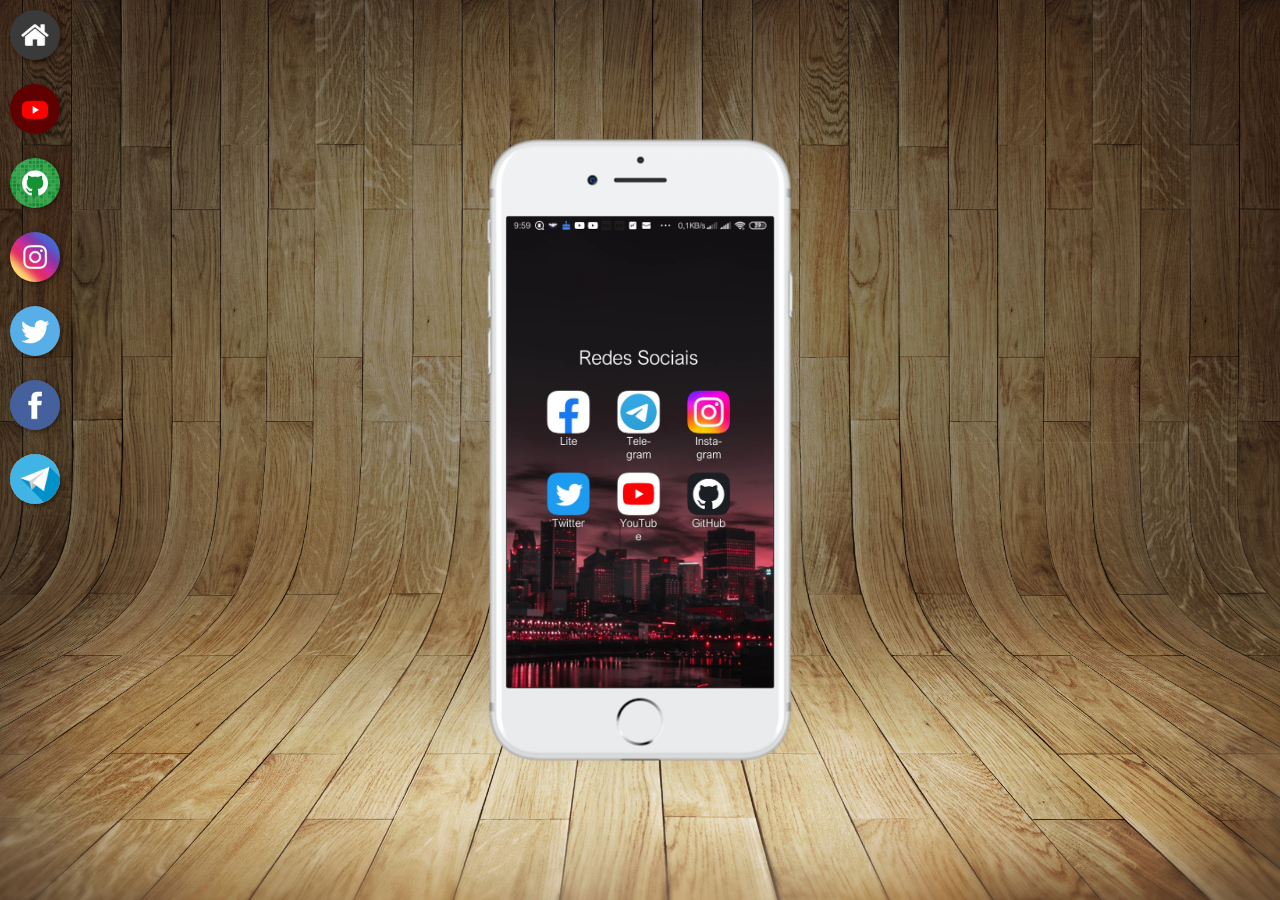
<file: index.html>
<!DOCTYPE html>
<html lang="pt-br">
<head>
    <meta charset="UTF-8">

    <meta name="viewport" content="width=device-width, initial-scale=1.0">
    <link rel="shortcut icon" href="favicon.ico" type="image/x-icon">
    <link rel="stylesheet" href="estilos/style.css">
    <title>Projeto Redes  Sociais</title>
</head>
<body>
   <main>
    <section id="telefone">
<iframe src="home.html" name="tela" id="tela" frameborder="0">
    Seu navegador não é compatível com isso.
</iframe>
    </section>
    <section id="redes-sociais">
<a href="home.html" target="tela"><img src="imagens/logo-home.jpg" alt="Home"></a><br>
<a href="youtube.html" target="tela"><img src="imagens/logo-youtube.jpg" alt="YouTube"></a><br>
<a href="github.html" target="tela"><img src="imagens/logo-github.jpg" alt="GitHub"></a><br>
<a href="instagram.html" target="tela"><img src="imagens/logo-instagram.jpg" alt="Instagram"></a><br>
<a href="twitter.html" target="tela"><img src="imagens/logo-twitter.jpg" alt="Twitter"></a><br>
<a href="facebook.html" target="tela"><img src="imagens/logo-facebook.jpg" alt="Facebook"></a><br>
<a href="telegram.html" target="tela"><img src="imagens/logo-telegram.jpg" alt="Telegram"></a>
    </section>
   </main>
</body>
</html>
</file>
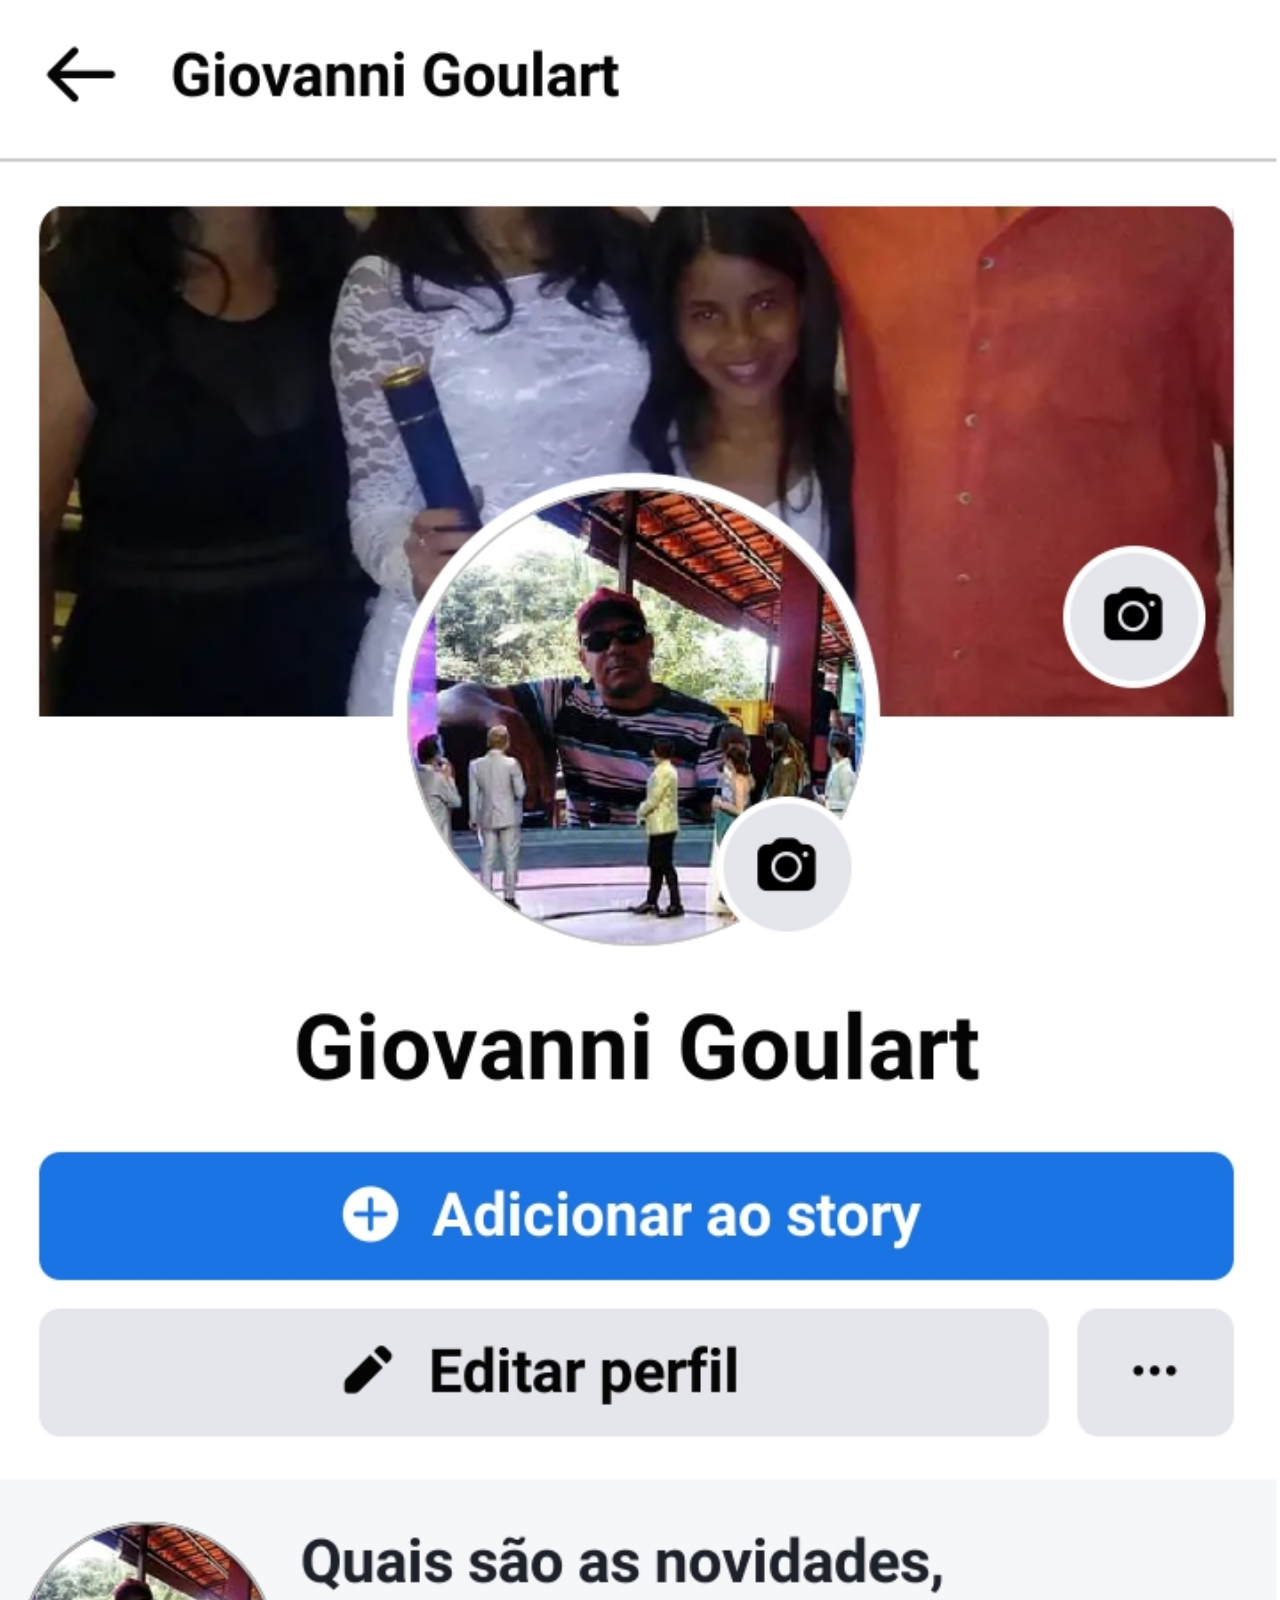
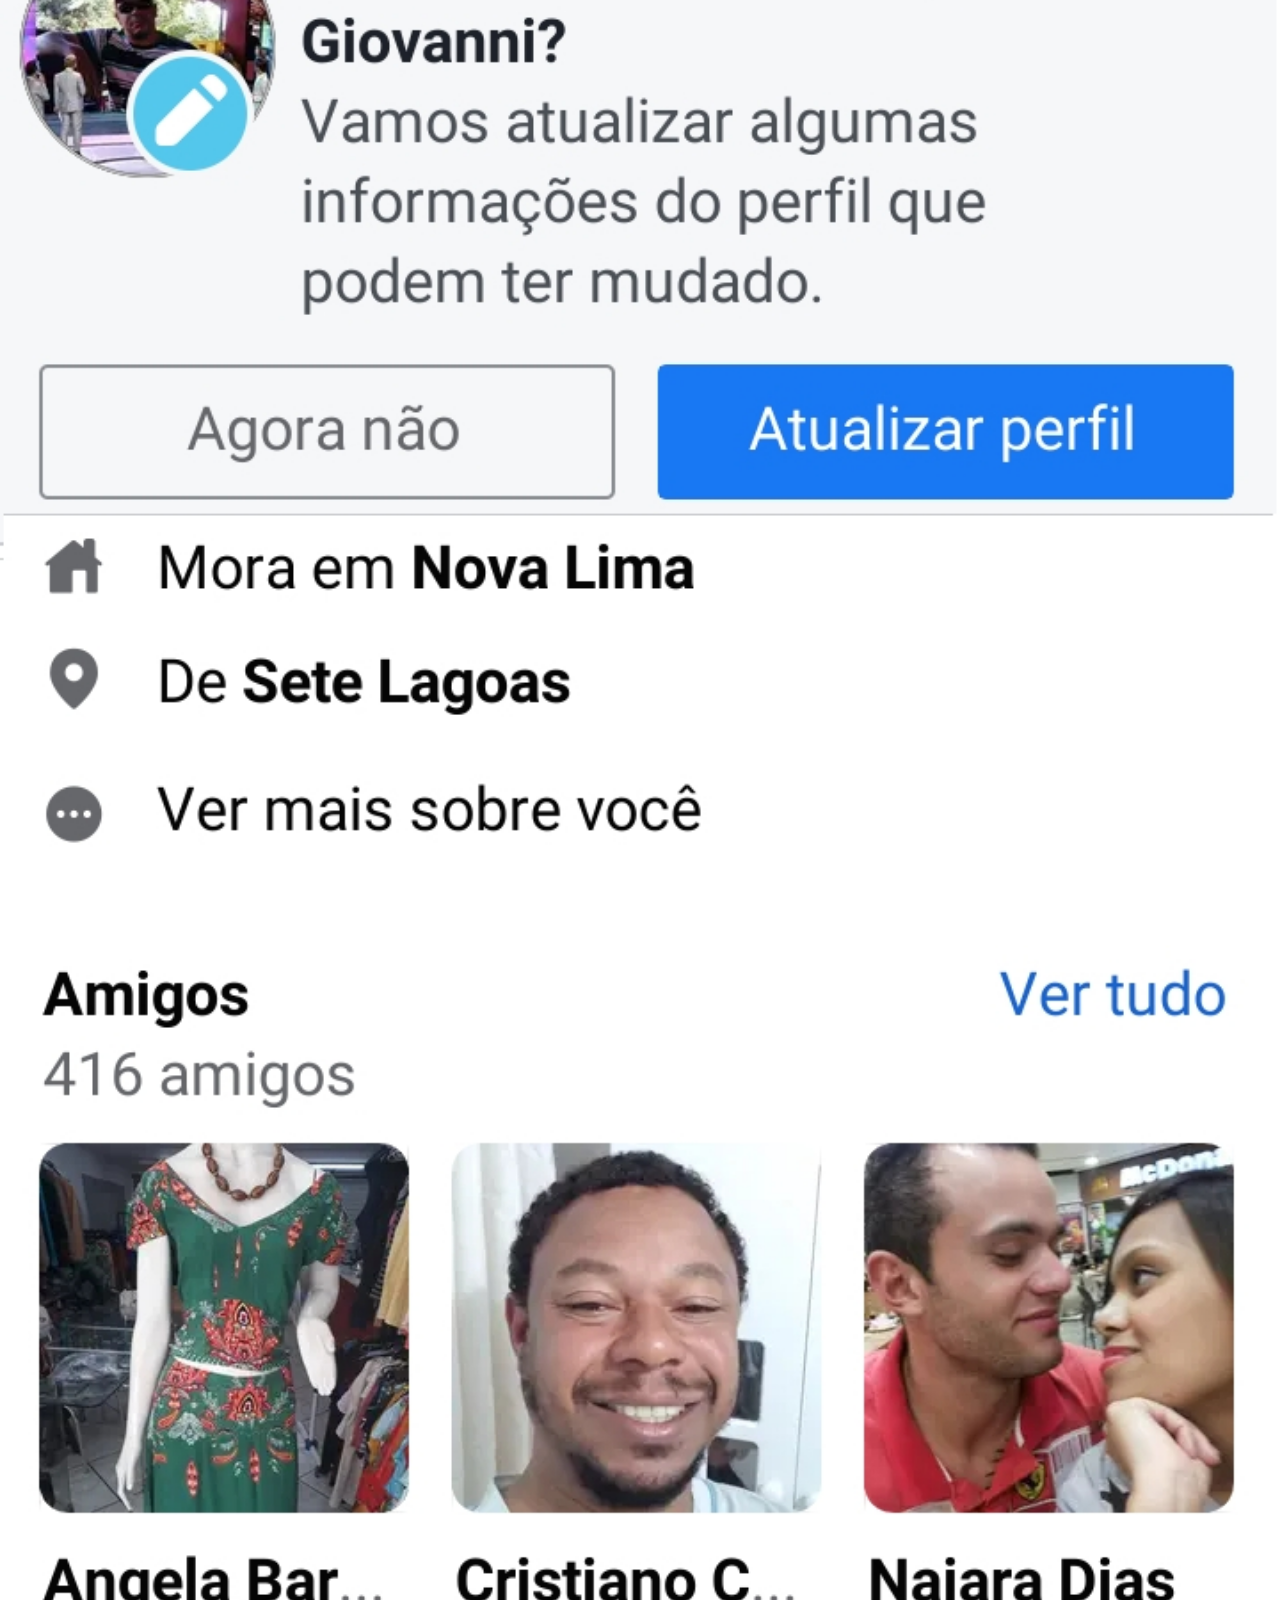
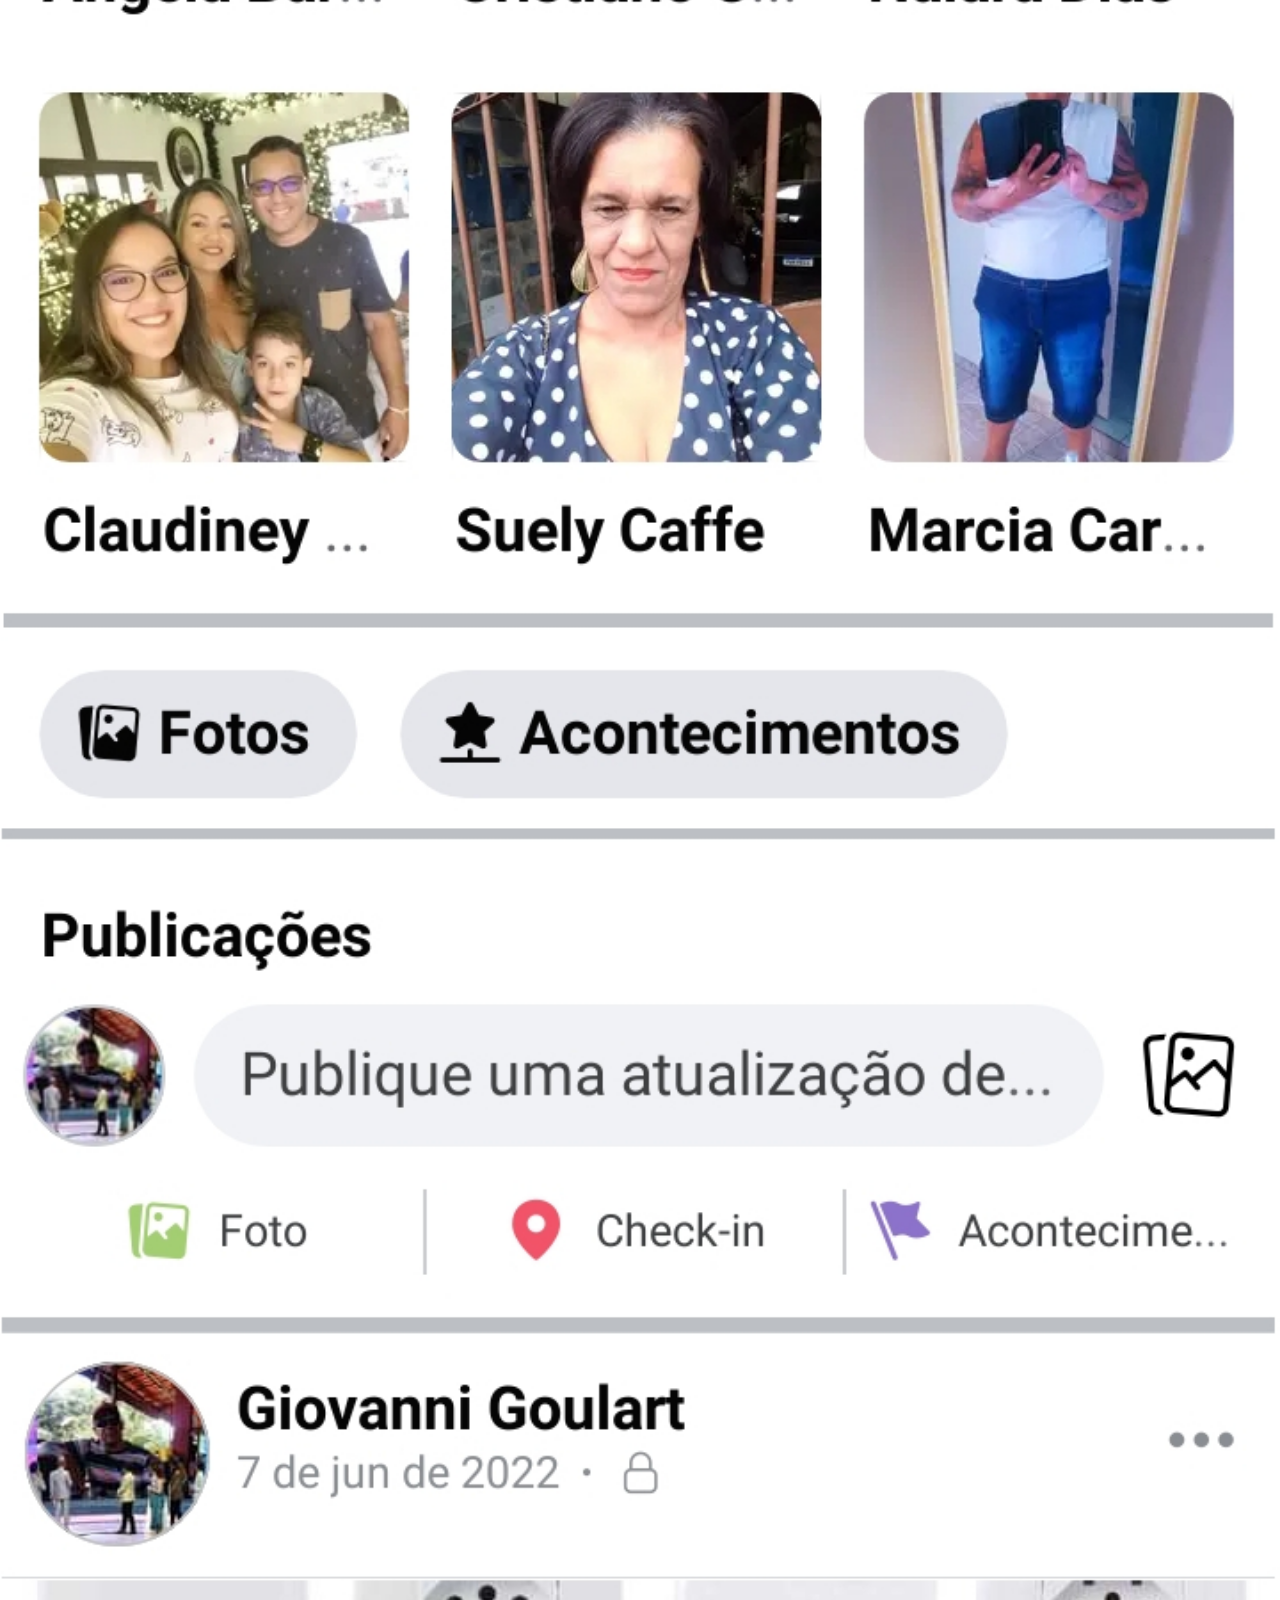
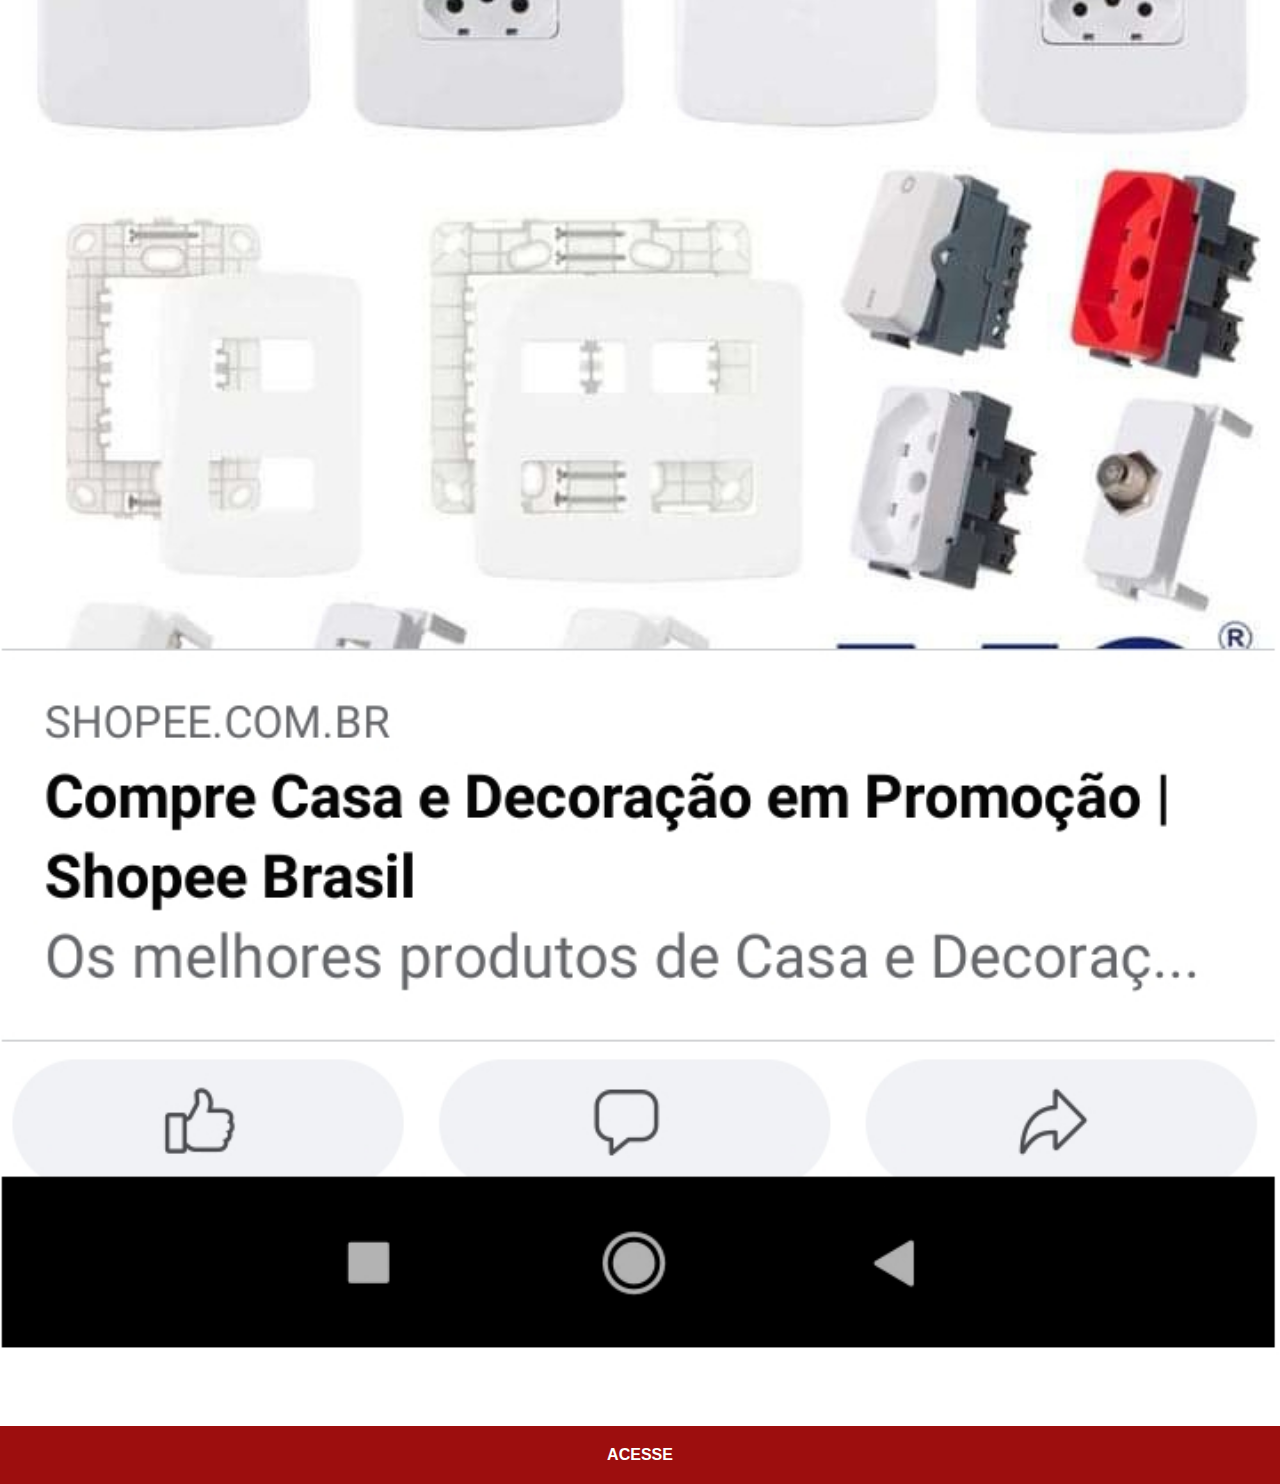
<file: facebook.html>
<!DOCTYPE html>
<html lang="pt-br">
<head>
    <meta charset="UTF-8">
 
    <meta name="viewport" content="width=device-width, initial-scale=1.0">
    <title>Facebook</title>
   <link rel="stylesheet" href="estilos/social.css">
</head>
<body>
  <img src="imagens/tela-facebook.jpg" alt="Facebook">  
  <a href="https://www.facebook.com/giovanni.goulart.92/" target="_blank">ACESSE</a>
</body>
</html>
</file>
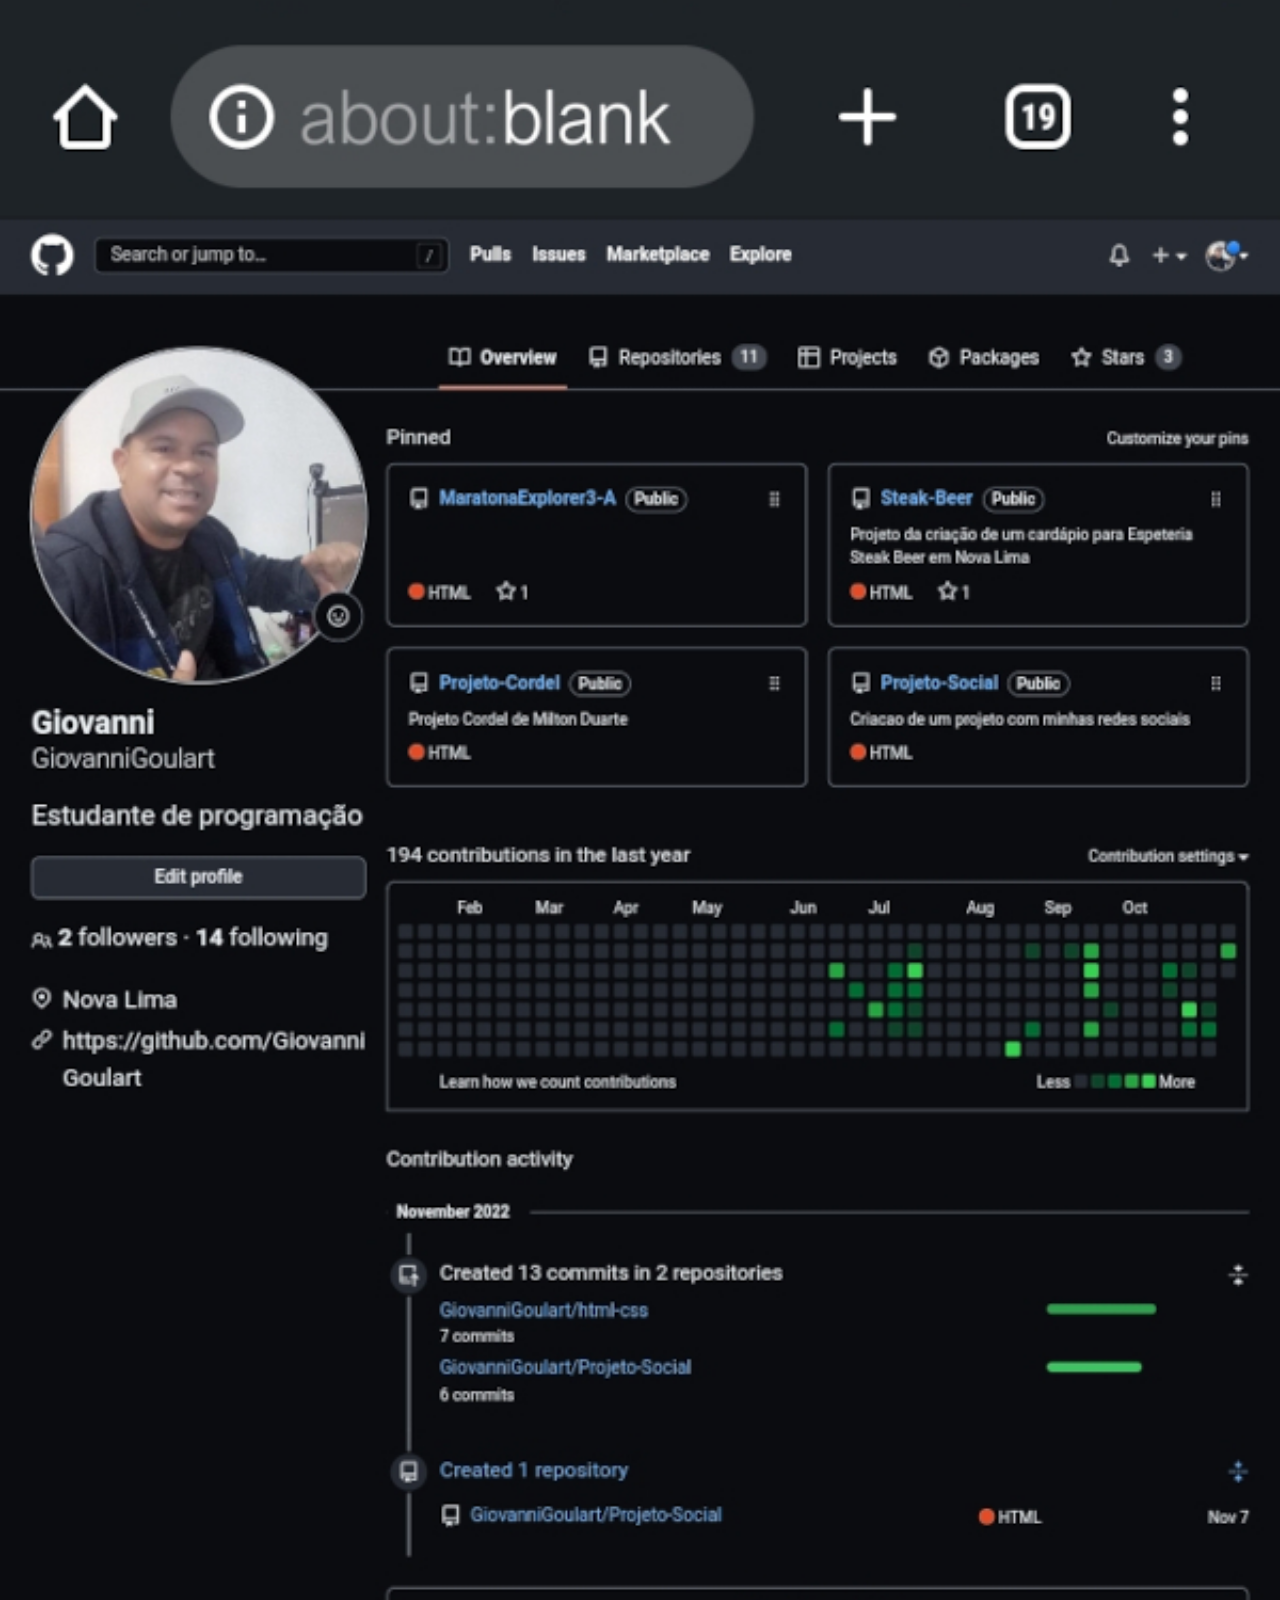
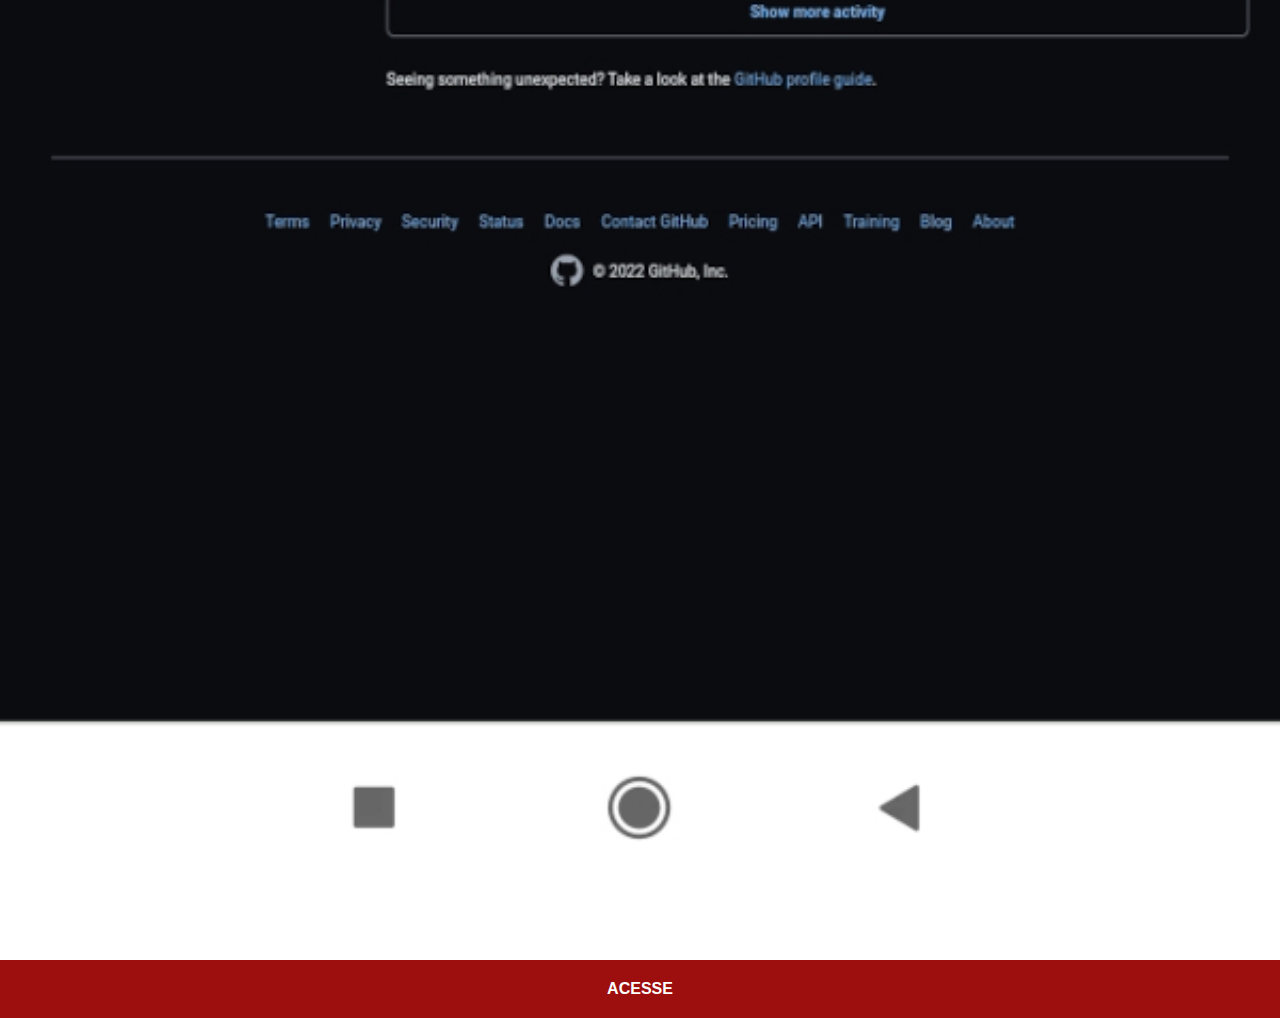
<file: github.html>
<!DOCTYPE html>
<html lang="pt-br">
<head>
    <meta charset="UTF-8">
    <meta http-equiv="X-UA-Compatible" content="IE=edge">
    <meta name="viewport" content="width=device-width, initial-scale=1.0">
    <title>GitHub</title>
    <link rel="stylesheet" href="estilos/social.css">
</head>
<body>
 <img src="imagens/tela-github.jpg" alt="GitHub">  
 <a href="https://github.com/GiovanniGoulart" target="_blank">ACESSE</a> 
</body>
</html>
</file>
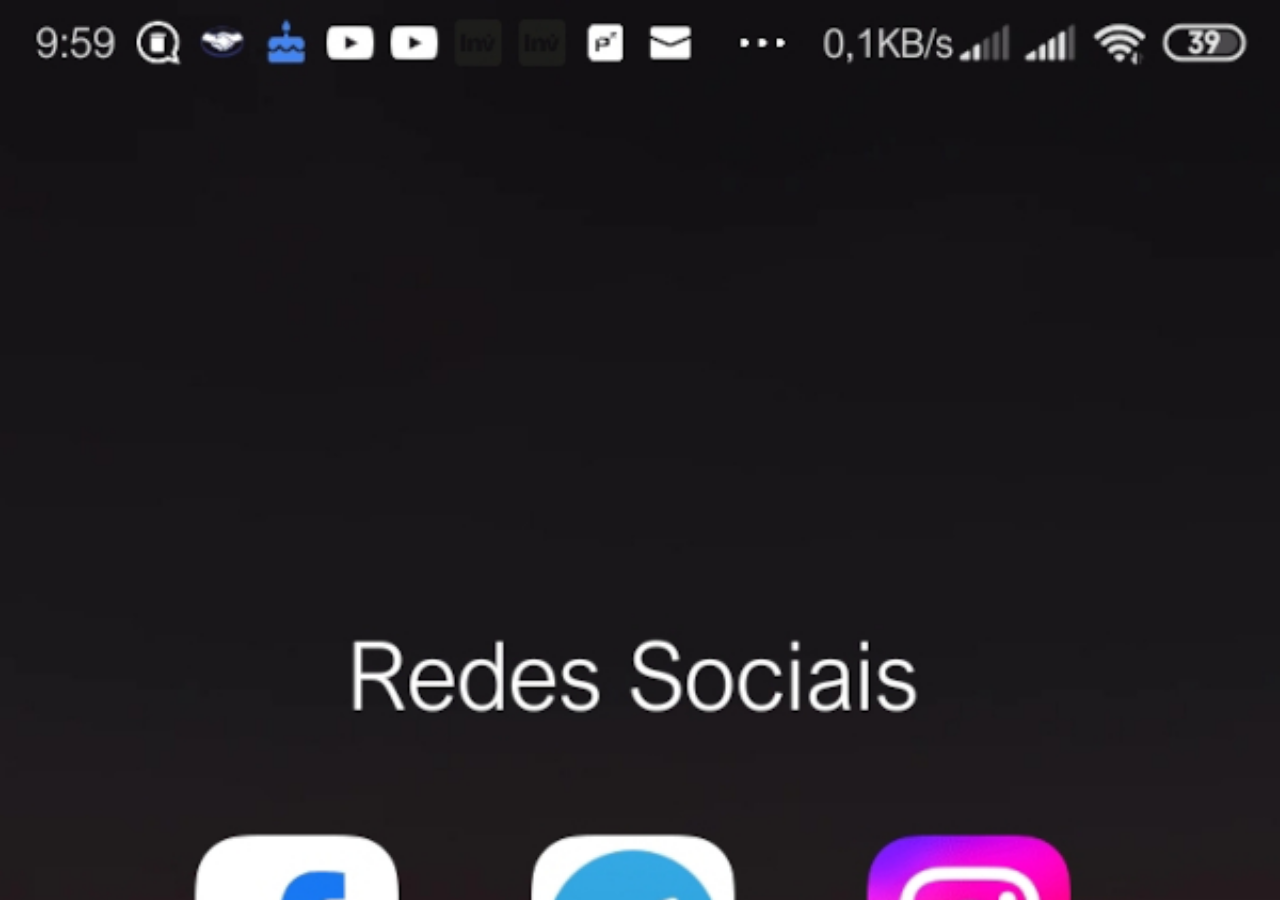
<file: home.html>
<!DOCTYPE html>
<html lang="pt-br">
<head>
    <meta charset="UTF-8">
  
    <meta name="viewport" content="width=device-width, initial-scale=1.0">
    <title>Home</title>
</head>
<style>
    * {
        margin: 0;
        padding: 0;
    }
    body {
        width:100vw;
        height:100vh ;
        background: black url('imagens/tela-home.jpg')no-repeat top center;
        background-size: cover;
    }
</style>
<body>
    
</body>
</html>
</file>
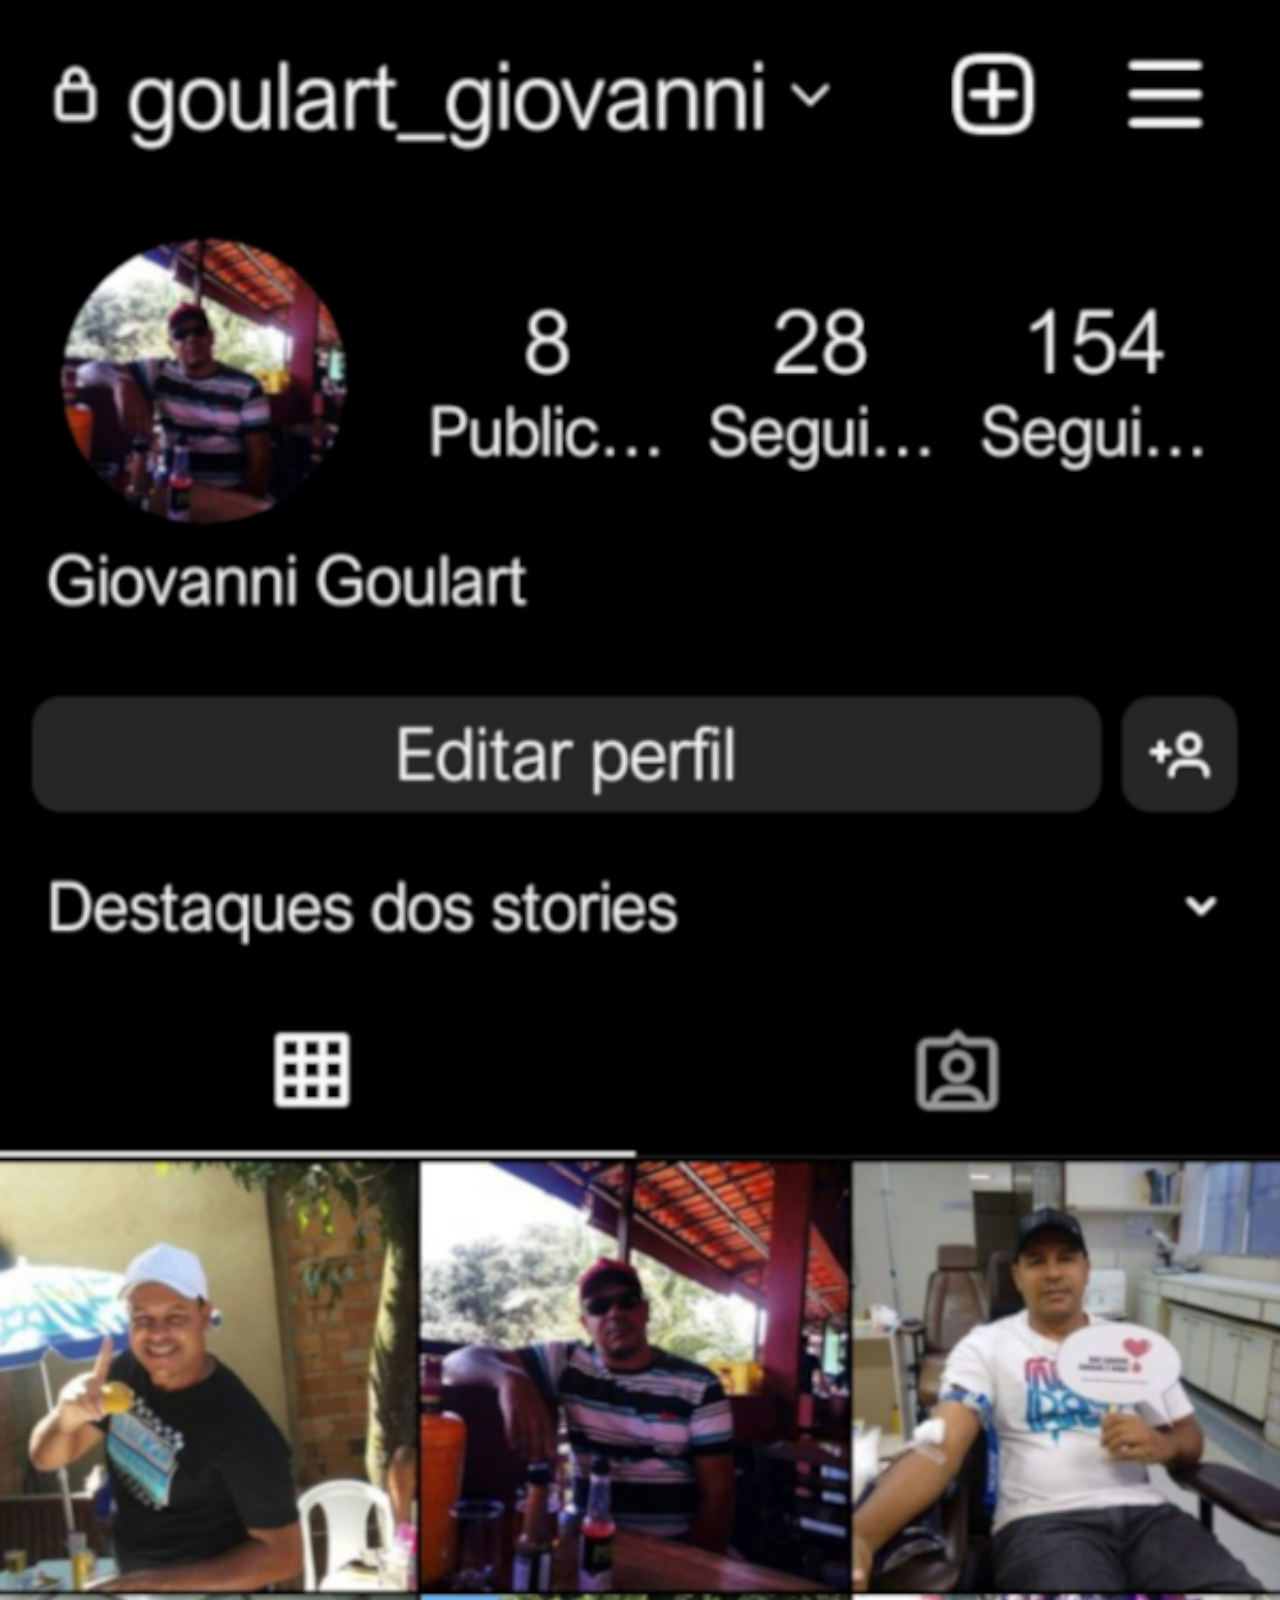
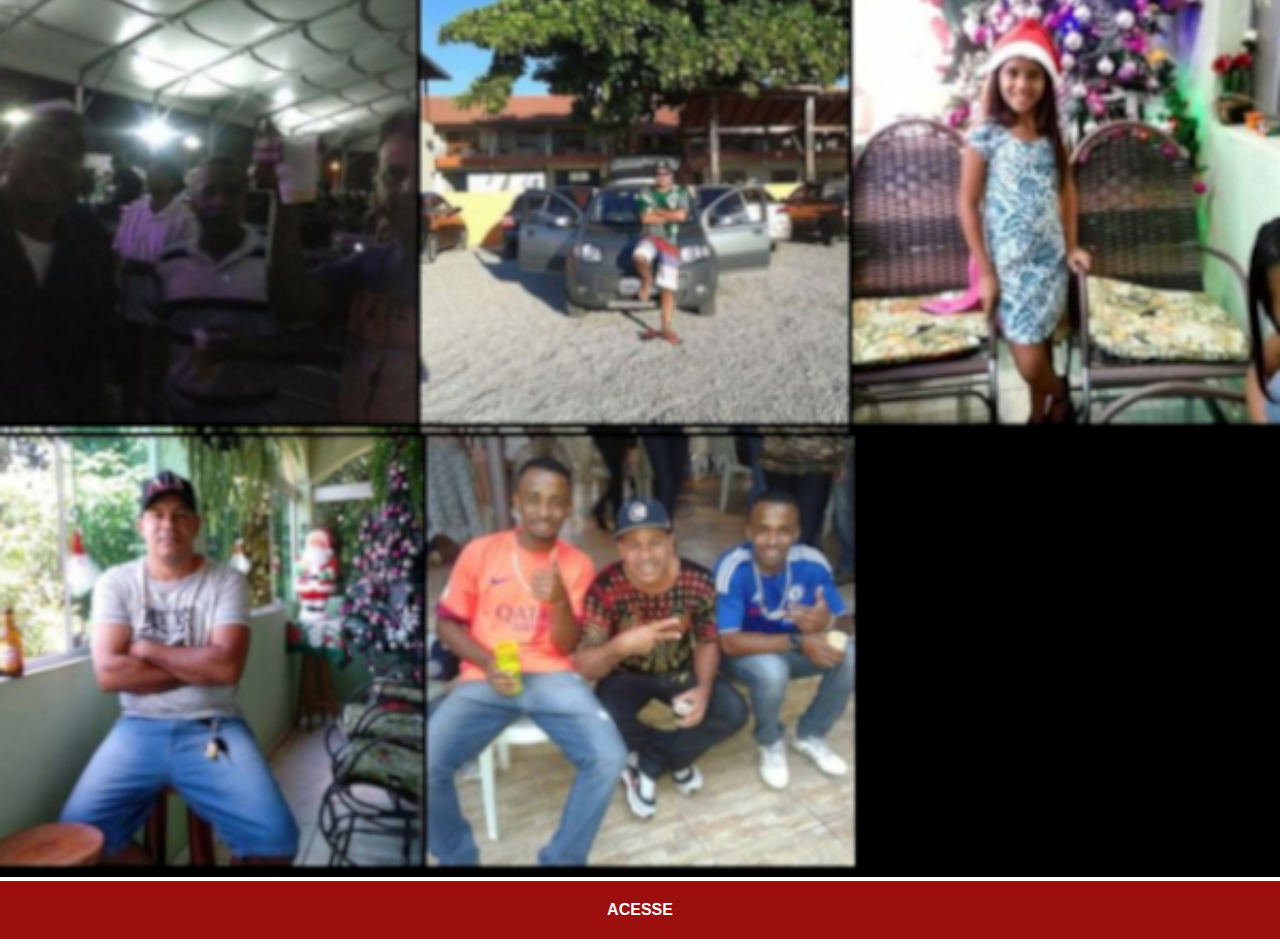
<file: instagram.html>
<!DOCTYPE html>
<html lang="pt-br">
<head>
    <meta charset="UTF-8">
 
    <meta name="viewport" content="width=device-width, initial-scale=1.0">
    <title>Instagram</title>
   <link rel="stylesheet" href="estilos/social.css">
</head>
<body>
  <img src="imagens/tela-instagram .jpg" alt="Instagram">  
  <a href="https://instagram.com/goulart_giovanni?igshid=NjZiMGI4OTY="target="_blank">ACESSE</a> 
</body>
</html>
</file>
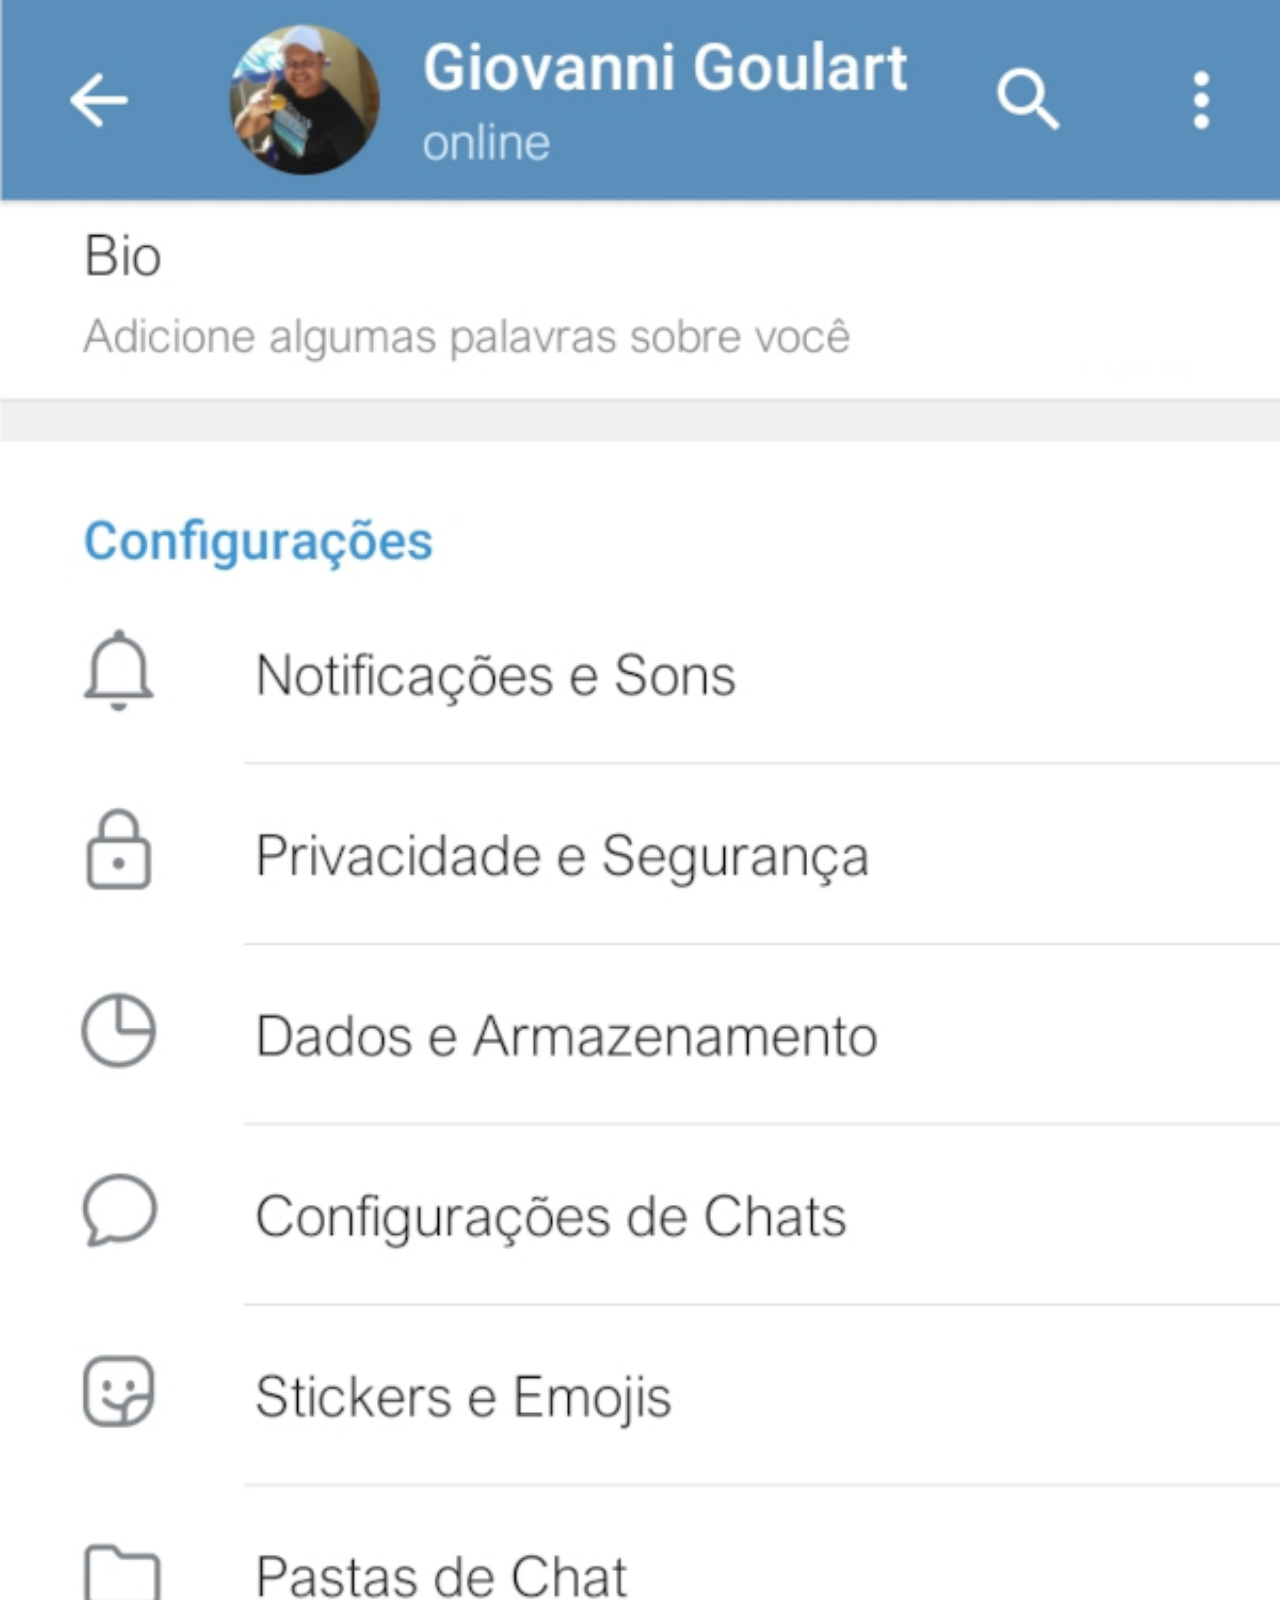
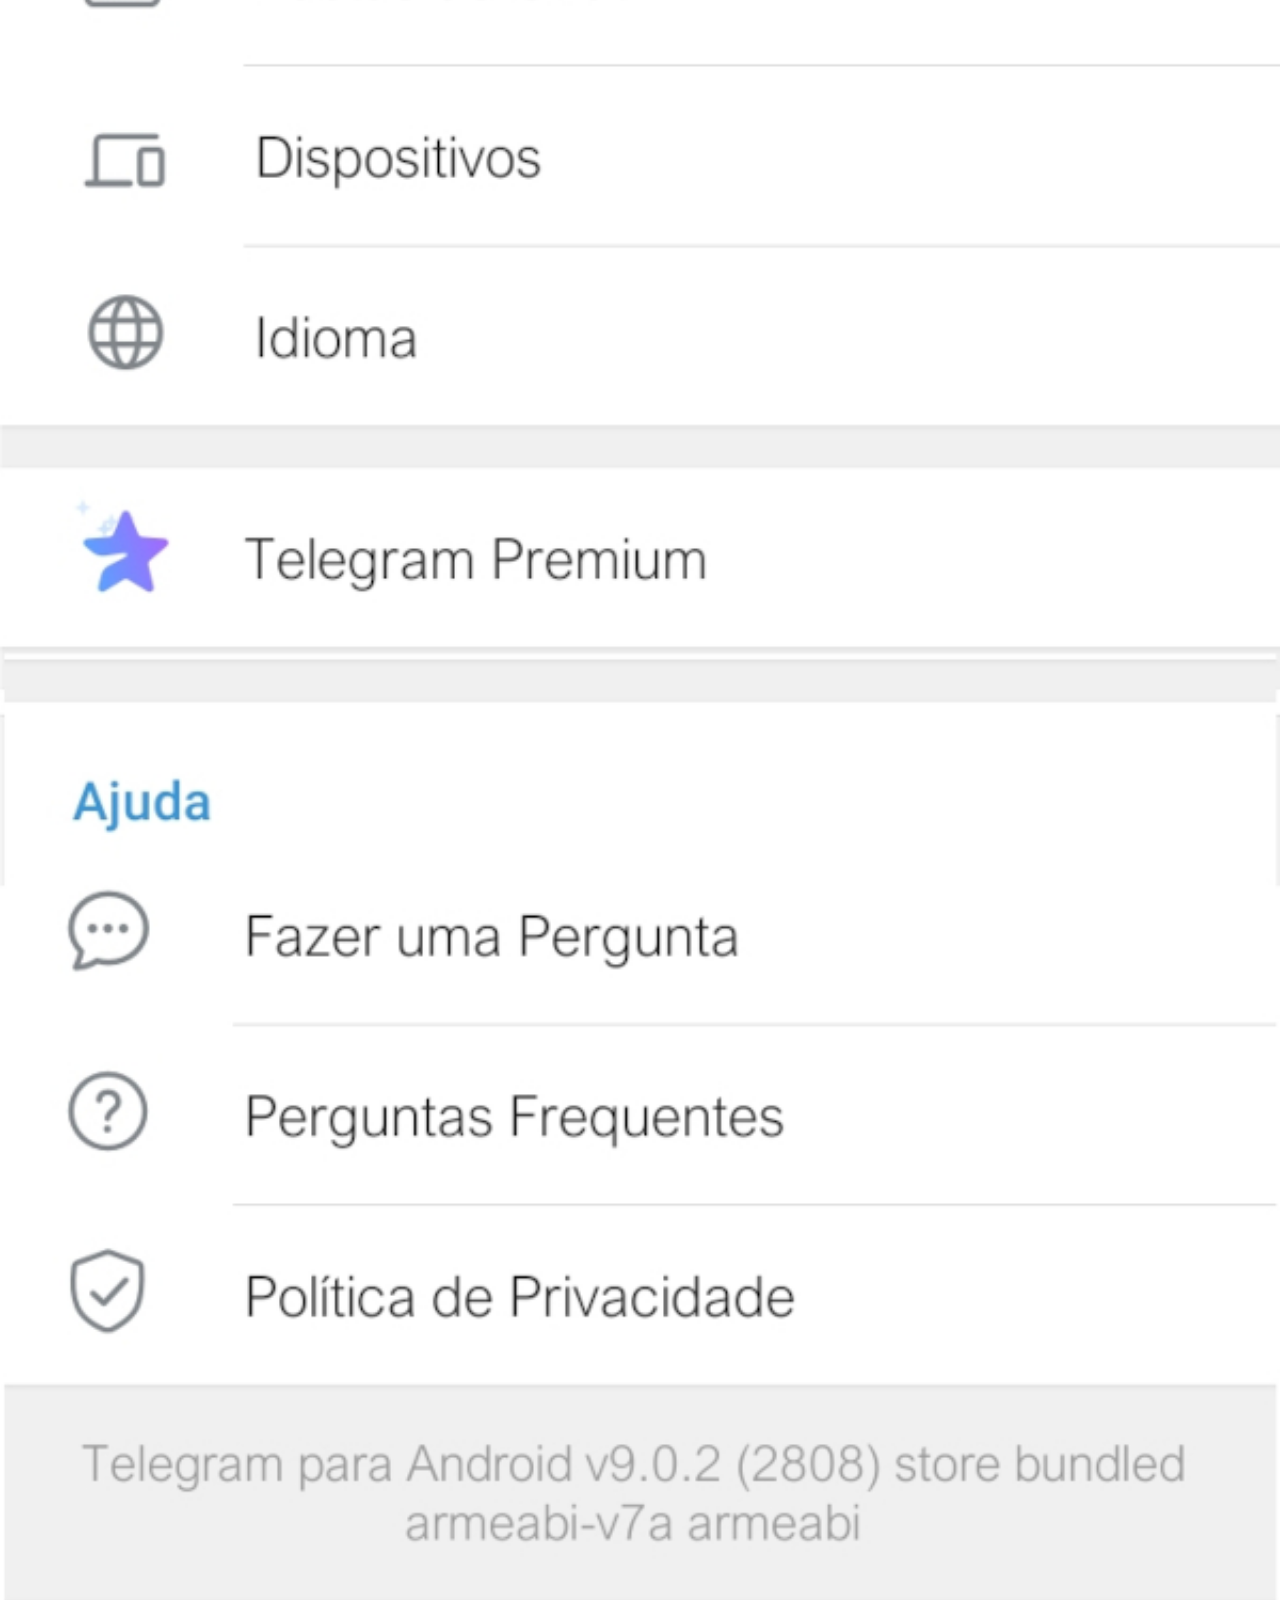
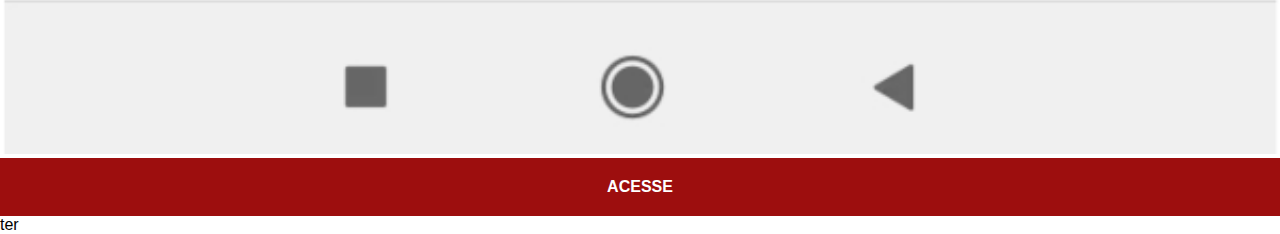
<file: telegram.html>
<!DOCTYPE html>
<html lang="pt-br">
<head>
    <meta charset="UTF-8">
 
    <meta name="viewport" content="width=device-width, initial-scale=1.0">
    <title>Telegram</title>
   <link rel="stylesheet" href="estilos/social.css">
</head>
<body>
  <img src="imagens/tela-telegram.jpg" alt="YouTube">  
  <a href="https://t.me/GiovanniGoulart" target="_blank">ACESSE</a>
</body>
</html>ter
</file>
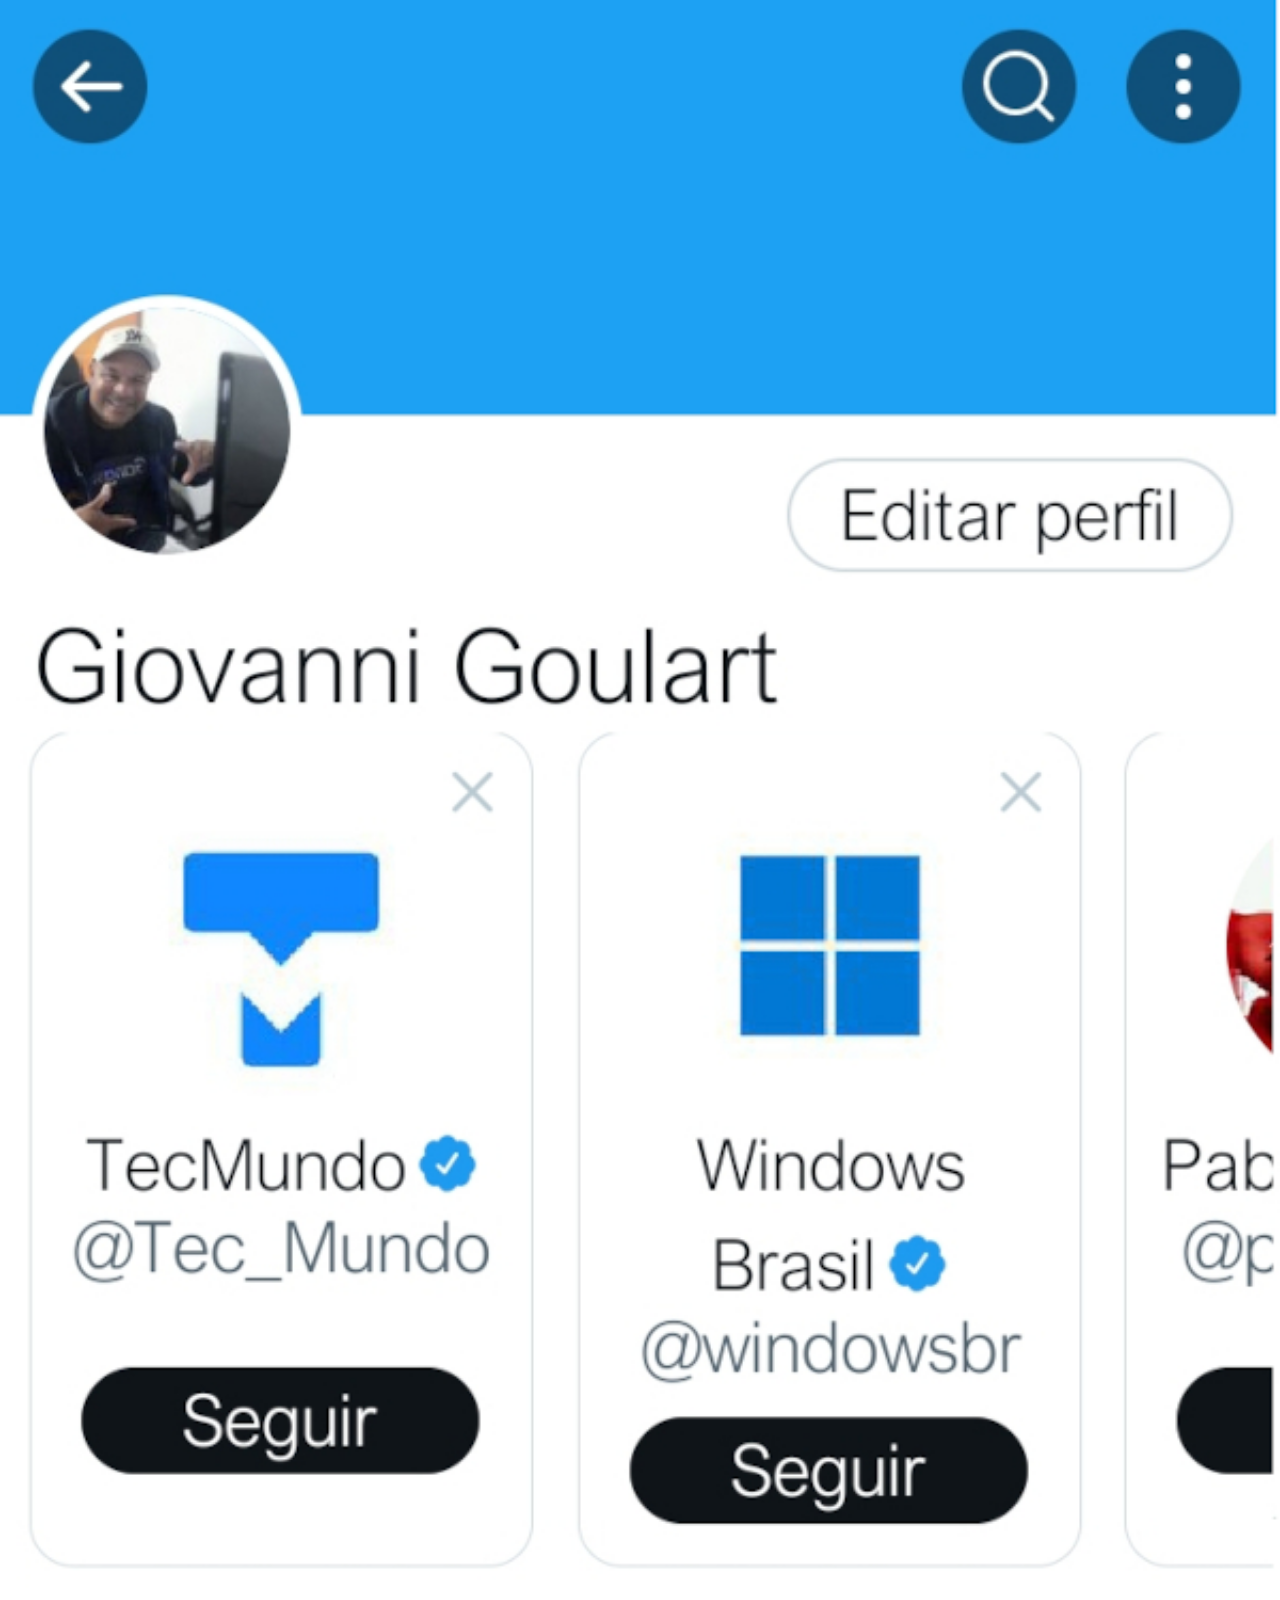
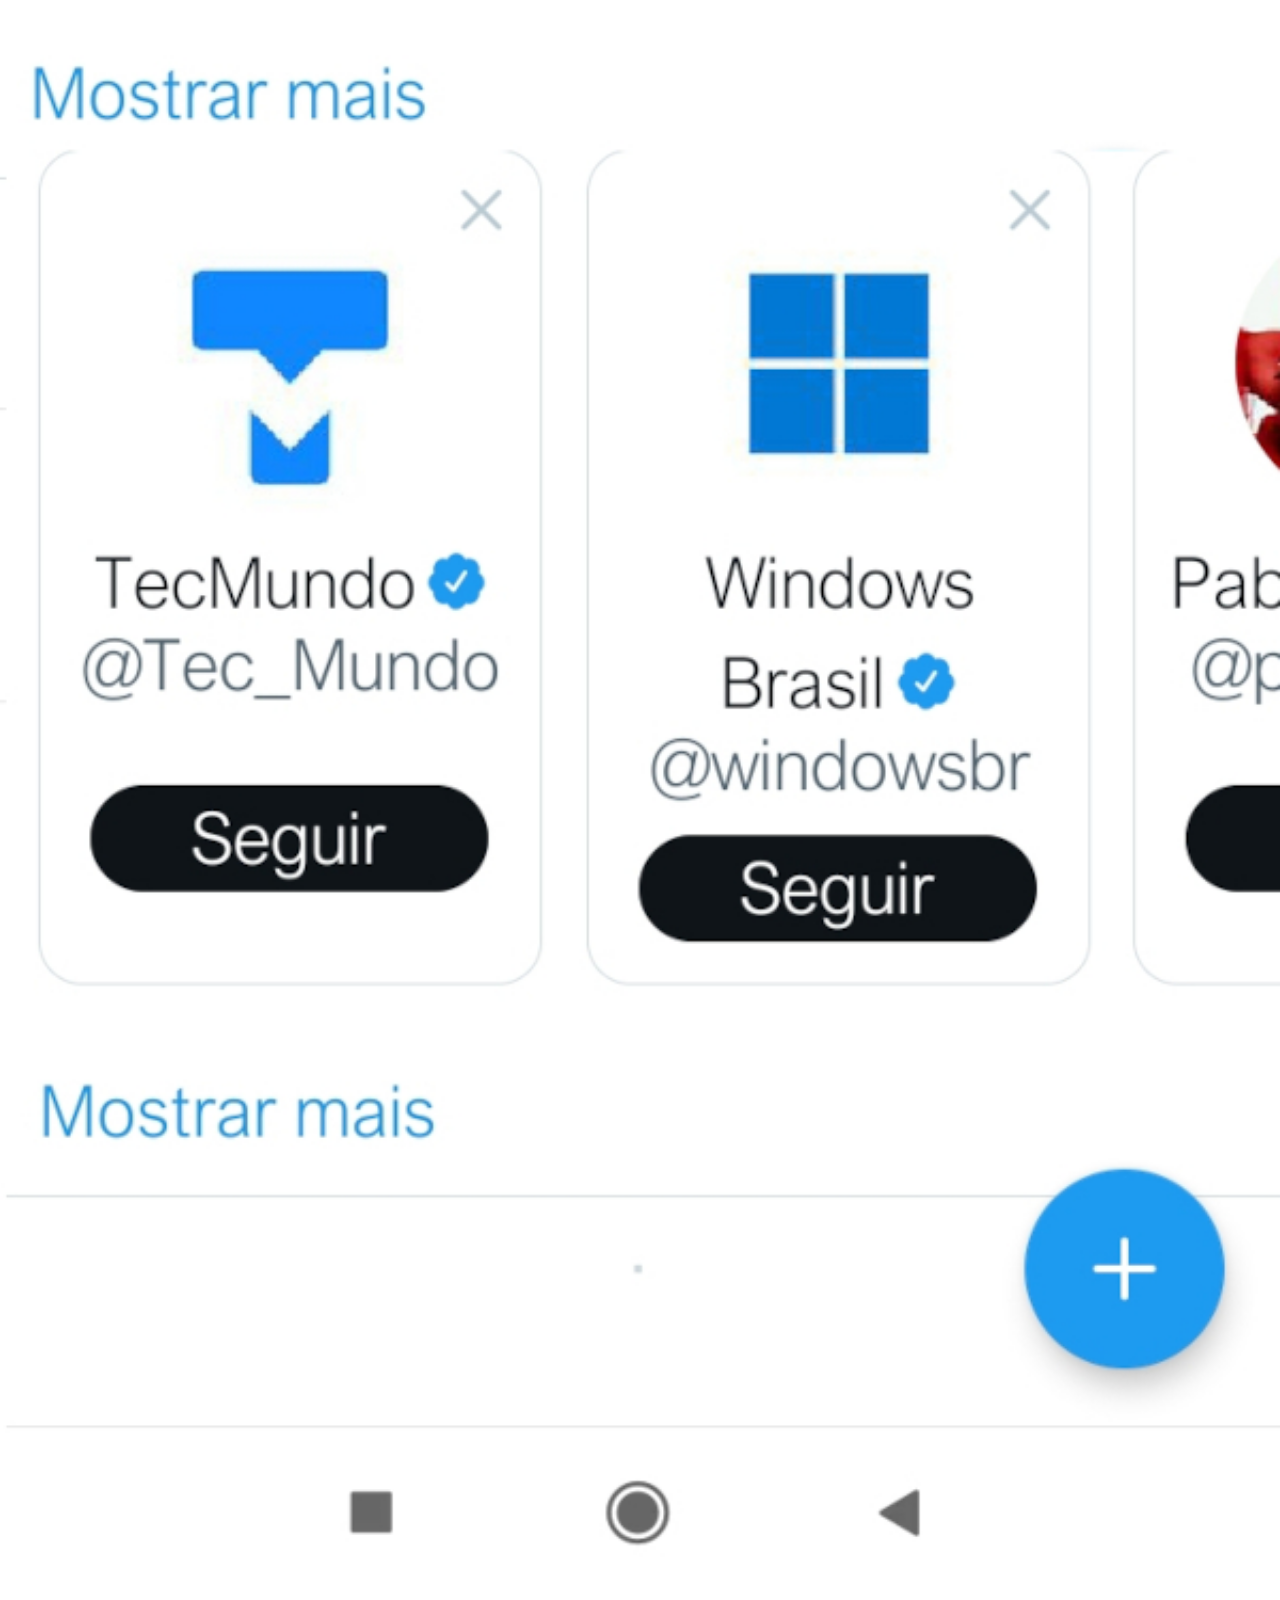
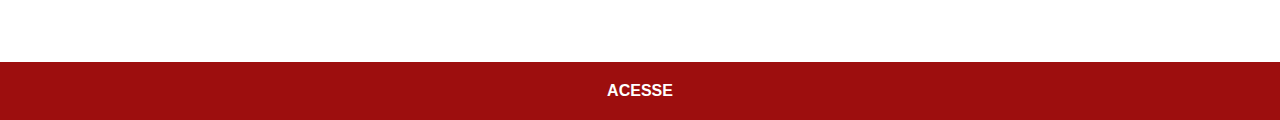
<file: twitter.html>
<!DOCTYPE html>
<html lang="pt-br">
<head>
    <meta charset="UTF-8">
 
    <meta name="viewport" content="width=device-width, initial-scale=1.0">
    <title>Twitter</title>
   <link rel="stylesheet" href="estilos/social.css">
</head>
<body>
  <img src="imagens/tela-twitter.jpg" alt="Twitter">  
  <a href="https://twitter.com/GiovanniGoular8" target="_blank">ACESSE</a>
</body>
</html>
</file>
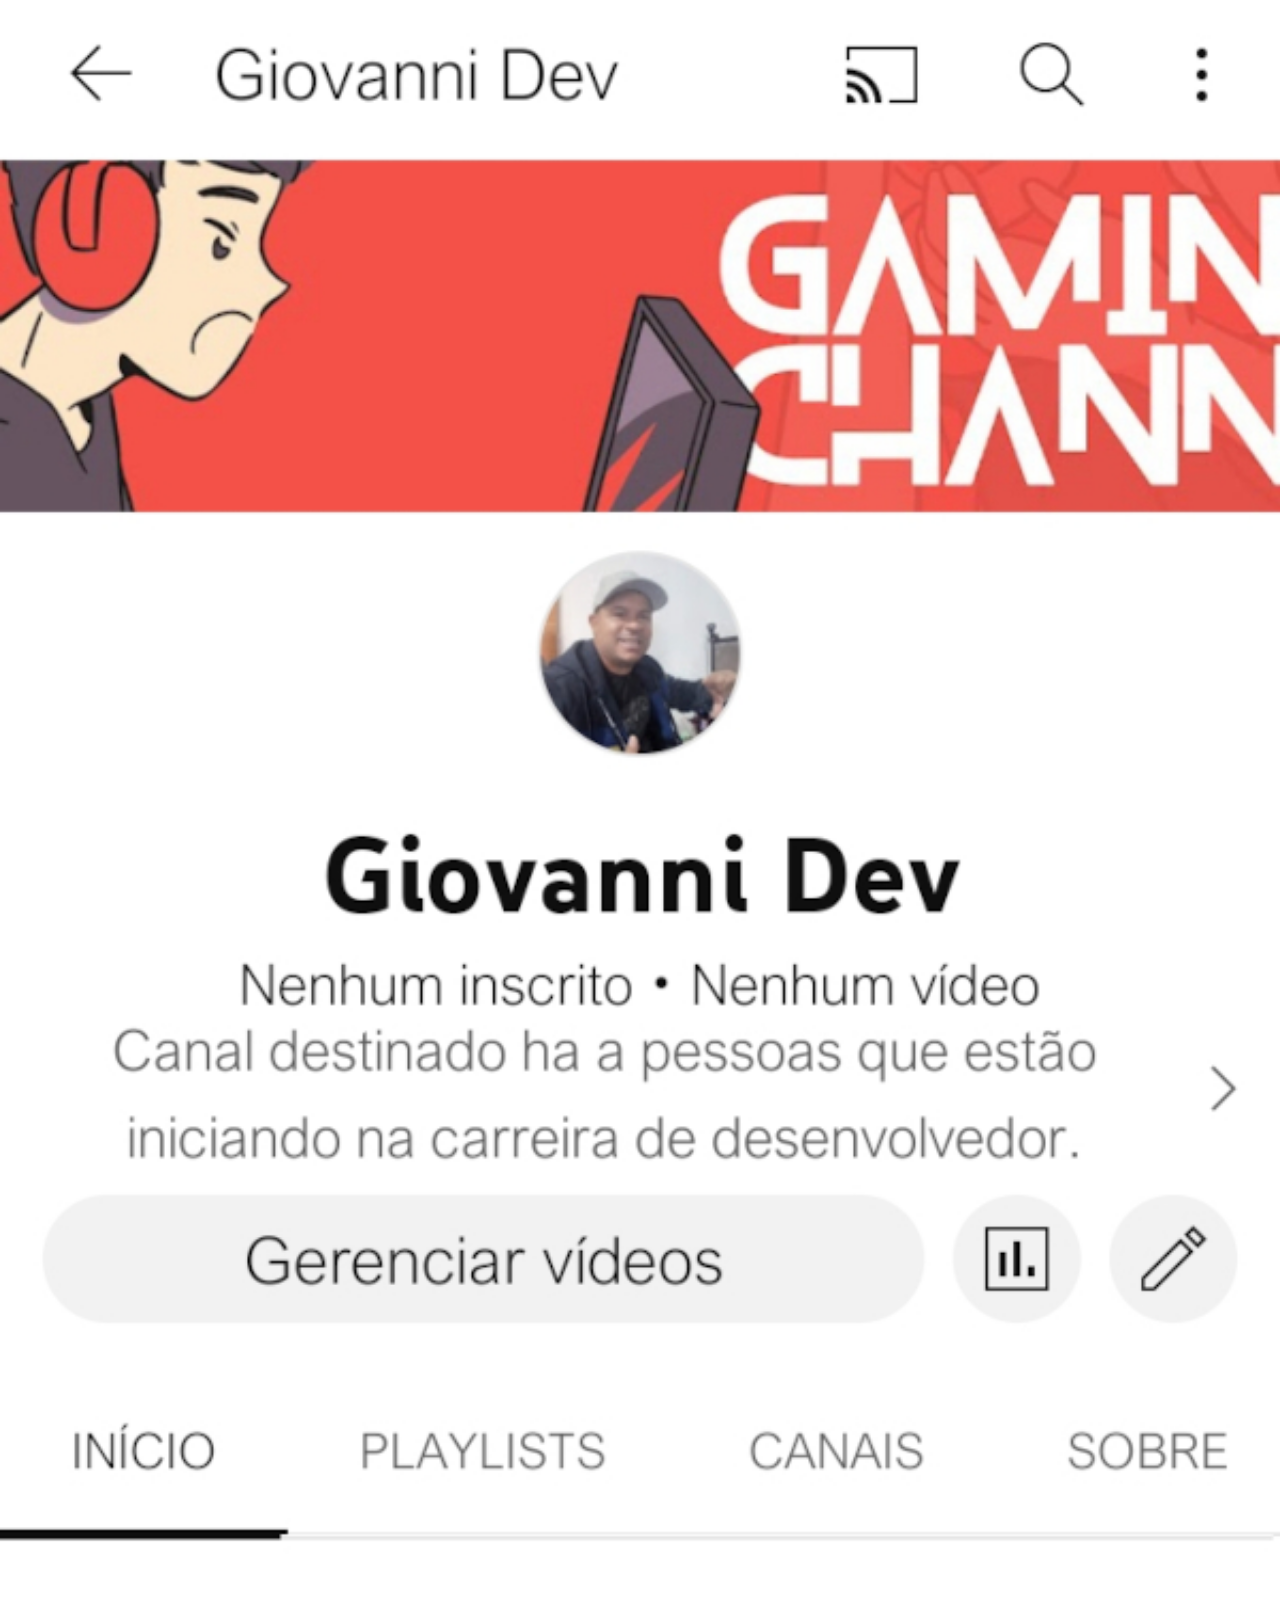
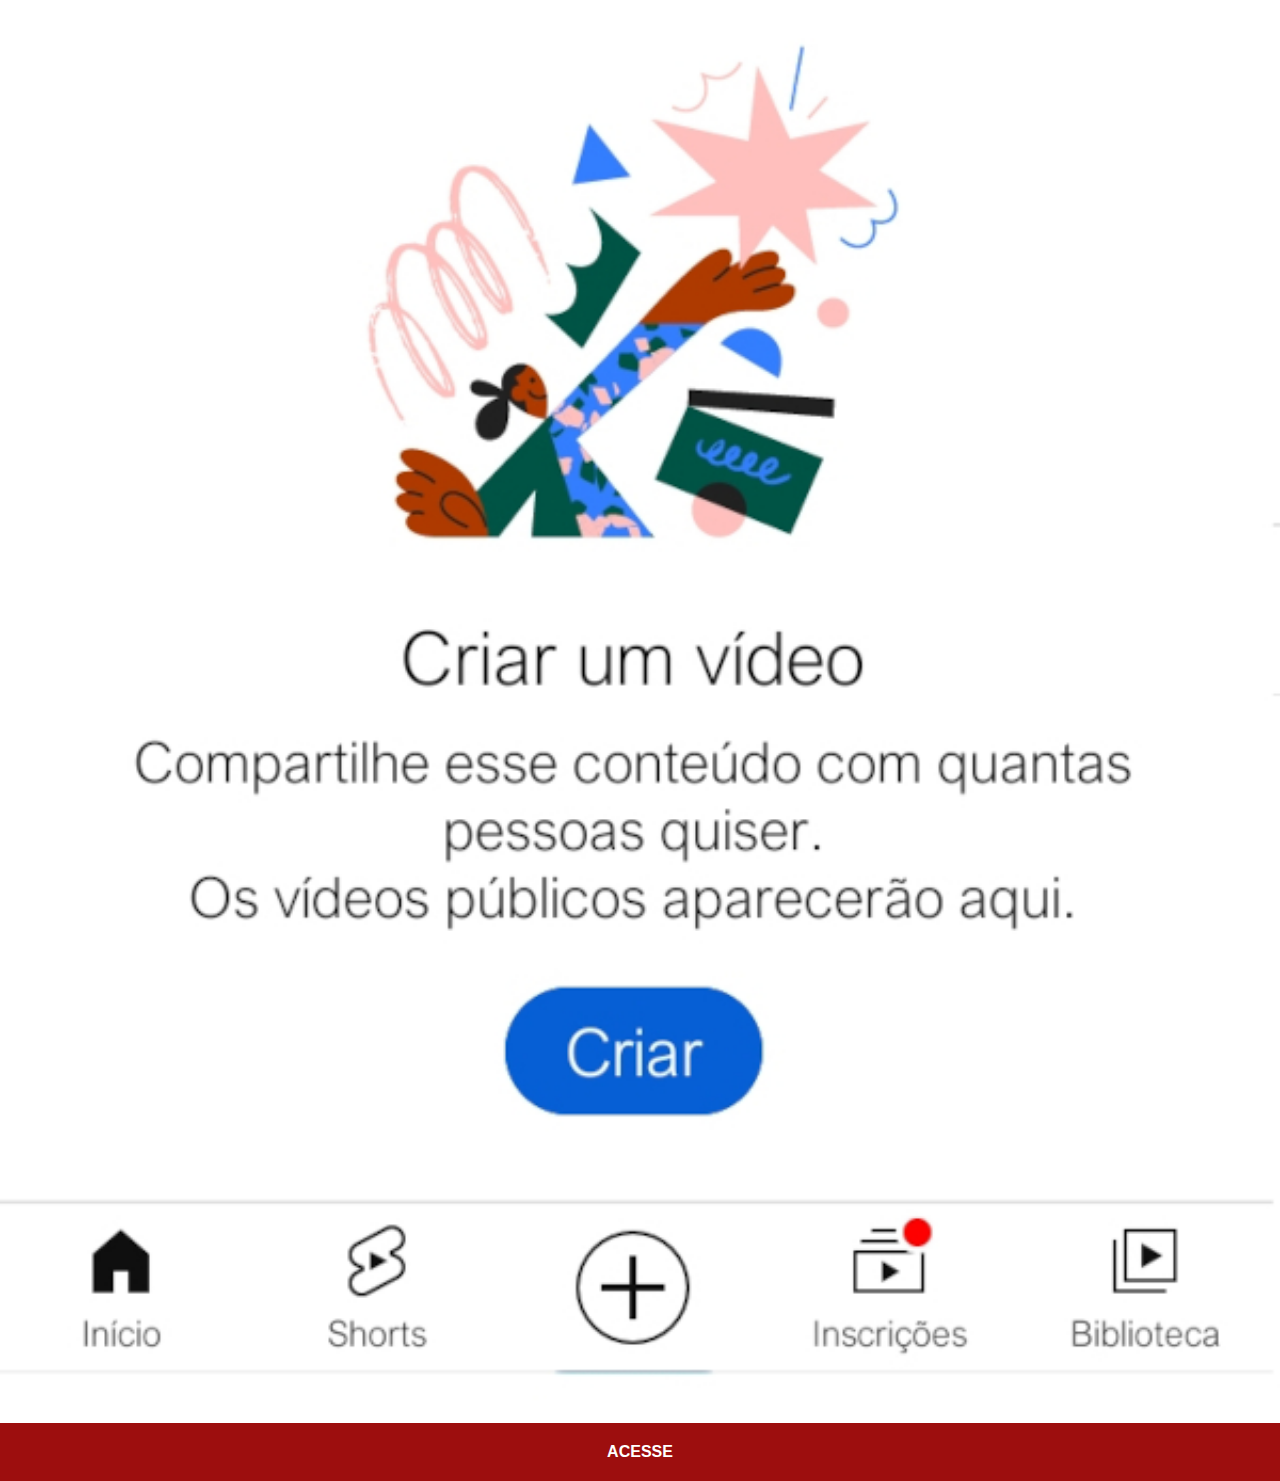
<file: youtube.html>
<!DOCTYPE html>
<html lang="pt-br">
<head>
    <meta charset="UTF-8">
 
    <meta name="viewport" content="width=device-width, initial-scale=1.0">
    <title>YouTube</title>
   <link rel="stylesheet" href="estilos/social.css">
</head>
<body>
  <img src="imagens/tela-youtube.jpg" alt="YouTube">  
  <a href="https://www.youtube.com/channel/UC0yfrDoFXQHtziSv4tdFfWg" target="_blank">ACESSE</a>
</body>
</html>
</file>
<file: estilos/style.css>
@charset "UTF-8";
 * {
    margin: 0px;
    padding: 0px;
    font-family: Arial, Helvetica, sans-serif;
 }
 html, body {
    height: 100vh;
    width: 100vw;
    background-color:#000;
    
   
 }
 body {
    background: url('../imagens/fundo-madeira.jpg')no-repeat top center;
    background-size: cover;
    background-attachment: fixed;
 }
 main {
    position: relative;
    height: 100vh;
   
 }
 section#telefone {
position: absolute;
top:50%;
left: 50%;

    height: 627px;
    width: 311px;
   
    background:url('../imagens/frame-iphone.png')no-repeat;
    transform: translate(-50%, -50%);
 }
 iframe#tela {
   position: relative;
   top: 80px;
   left: 22px;
   width: 267px;
   height: 471px;
 }
 section#redes-sociais {
   text-align:left;
 }
 section#redes-sociais img {
   width: 50px;
   margin: 10px;
   border-radius: 50%;
   box-shadow: 2px 2px 5px rgba(0, 0, 0, 0.400);
   box-sizing: border-box;
 }
 section#redes-sociais img:hover {
 border: 2px solid rgba(255, 255, 255, 0.637);
 transform: translate(-3px, -3px);
 box-shadow: 5px 5px 10px rgba(0, 0, 0, 0.623);
 transition: transform .3s, border 1s;
 }
</file>
<file: estilos/social.css>
@charset "UTF-8";

* {
    margin: 0px;
    padding: 0px;
    font-family: Arial, Helvetica, sans-serif;
  
  }
  ::-webkit-scrollbar {
      width: 0px;
      heigth: 0px
    }
  img {
  width: 100vw;
  }
  a {
  display: block;
  background-color: rgb(157, 14, 14);
  color: #fff;
  padding: 20px;
  text-align: center;
  font-weight: bolder;
  text-decoration: none;
  }
  a:hover {
    background-color: red;
  }
</file>
